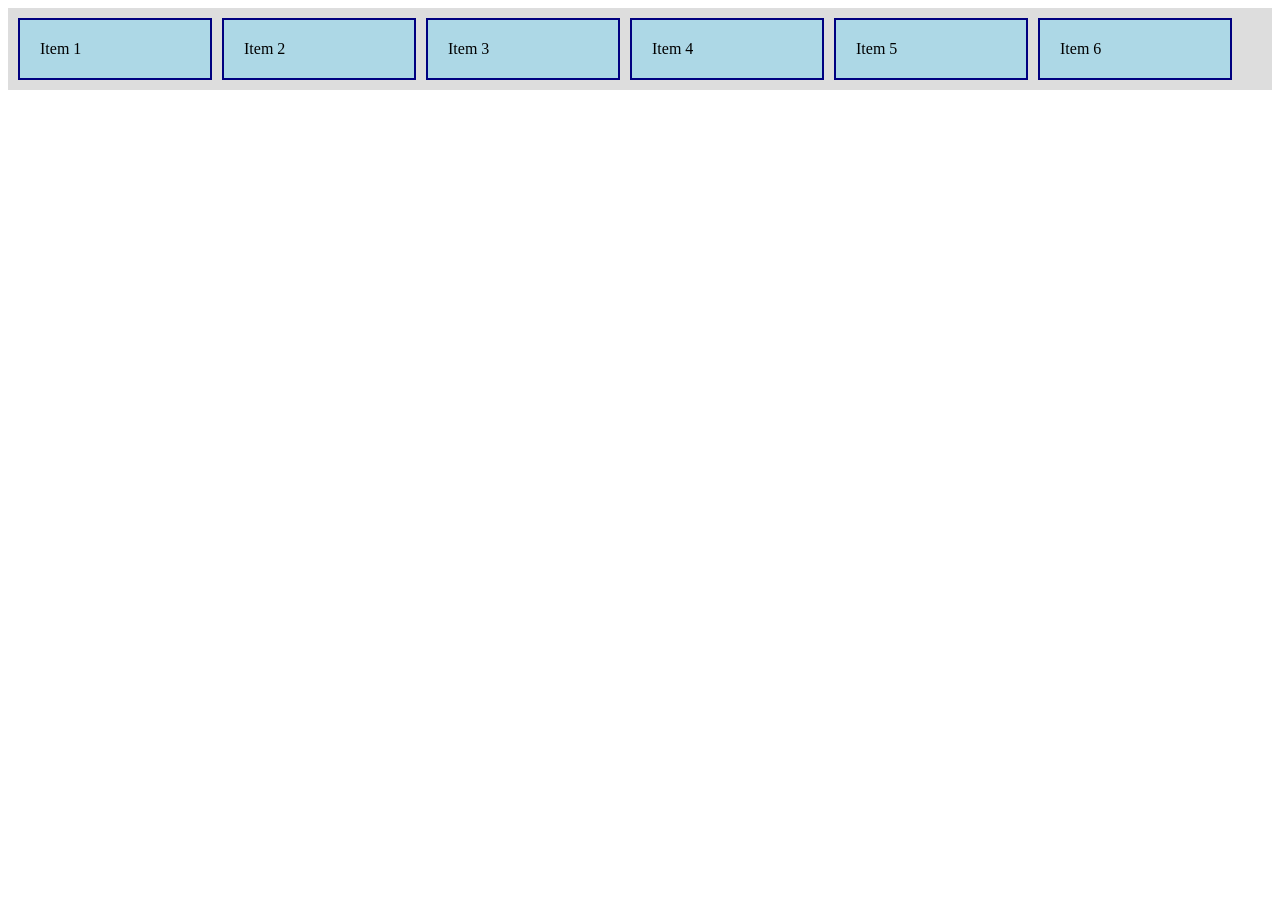
<file: index.html>
<!DOCTYPE html>
<html lang="id">
<head>
    <meta charset="UTF-8">
    <meta name="viewport" content="width=device-width, initial-scale=1.0">
    <title>Latihan Flexbox</title>
    <link rel="stylesheet" href="style.css">
</head>
<body>
    <div class="container">
        <div class="item">Item 1</div>
        <div class="item">Item 2</div>
        <div class="item">Item 3</div>
        <div class="item">Item 4</div>
        <div class="item">Item 5</div>
        <div class="item">Item 6</div>
    </div>
</body>
</html>
</file>
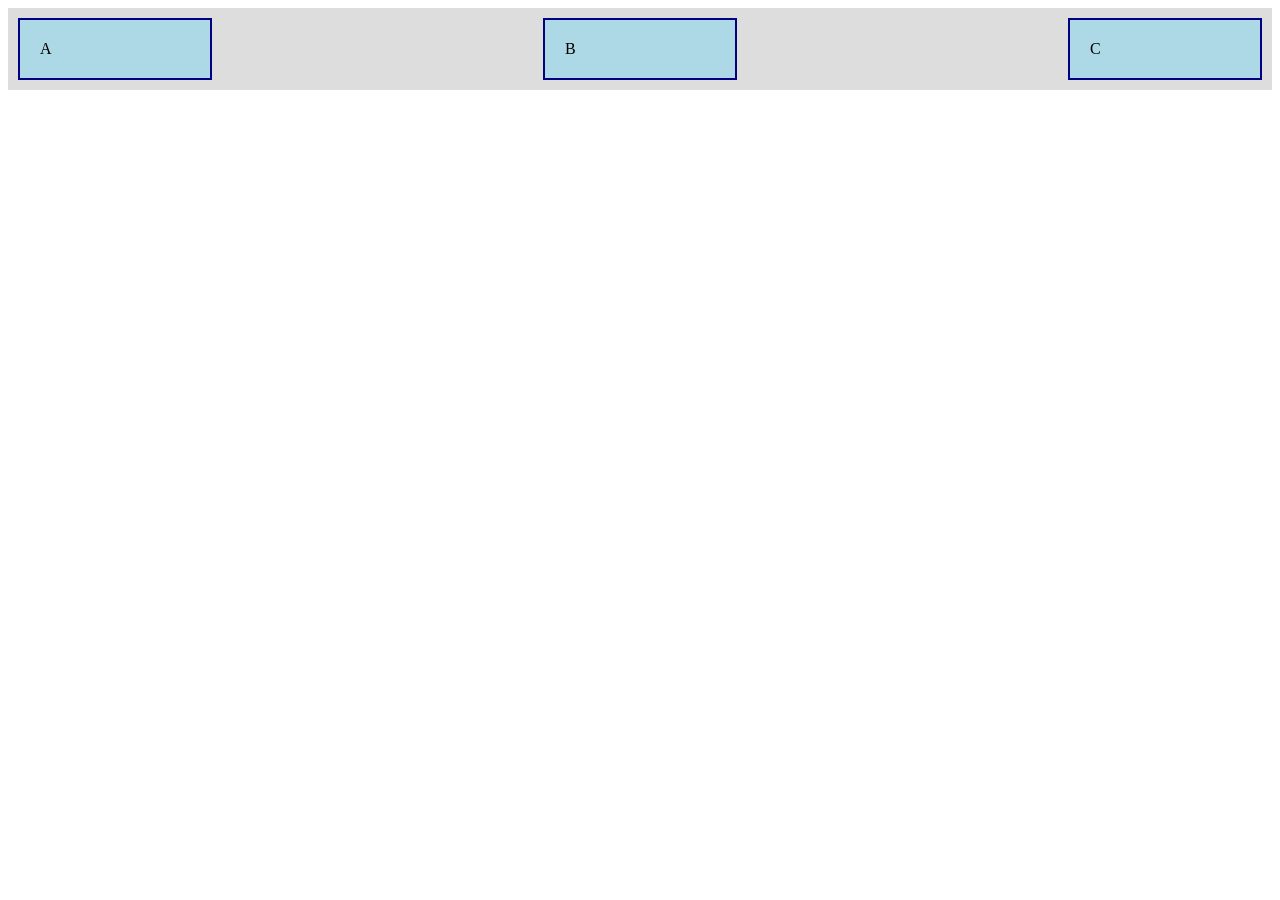
<file: flex-item.html>
<!DOCTYPE html>
<html lang="id">
<head>
    <meta charset="UTF-8">
    <title>Flex Item</title>
    <link rel="stylesheet" href="flex-item.css">
</head>
<body>
    <div class="container">
        <div class="item a">A</div>
        <div class="item b">B</div>
        <div class="item c">C</div>
    </div>
</body>
</html>
</file>
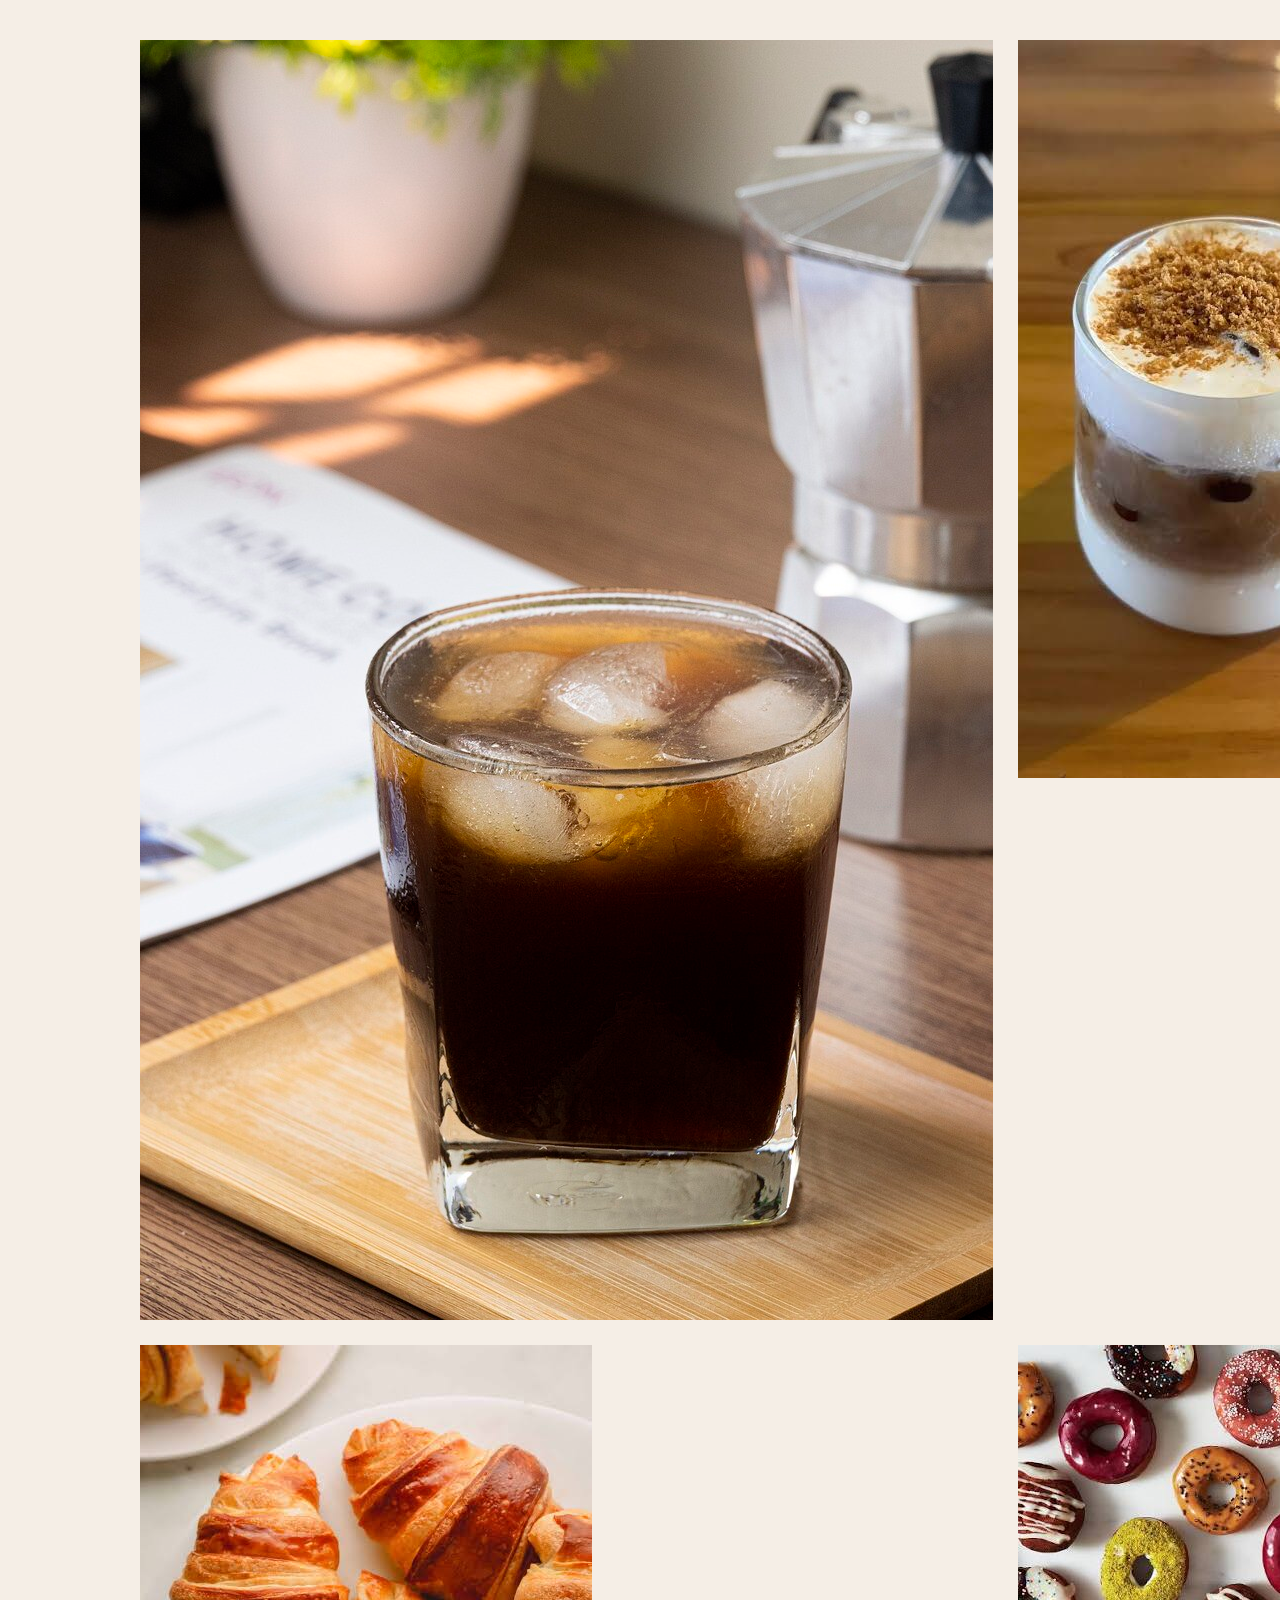
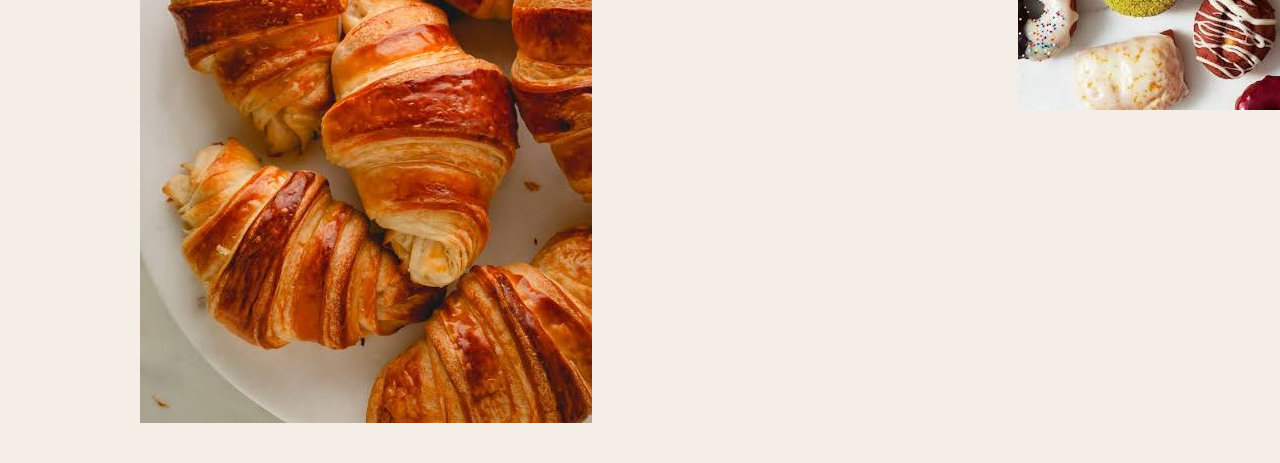
<file: galeri.html>
<!DOCTYPE html>
<html lang="id">
<head>
    <meta charset="UTF-8">
    <meta name="viewport" content="width=device-width, initial-scale=1.0">
    <title>Galeri</title>
    <link rel="stylesheet" href="galeri.css">
</head>
<body>

    <div class="galeri">
        <img src="amric.jpg" alt="Foto 1">
        <img src="butterscocth.jpg" alt="Foto 2">
        <img src="es-kopi-susu-gula-aren-2_169.jpeg" alt="Foto 3">
        <img src="foto1.jpg" alt="Foto 4">
        <img src="foto2.jpg" alt="Foto 5">
        <img src="foto3.jpg" alt="Foto 6">
    </div>

</body>
</html>
</file>
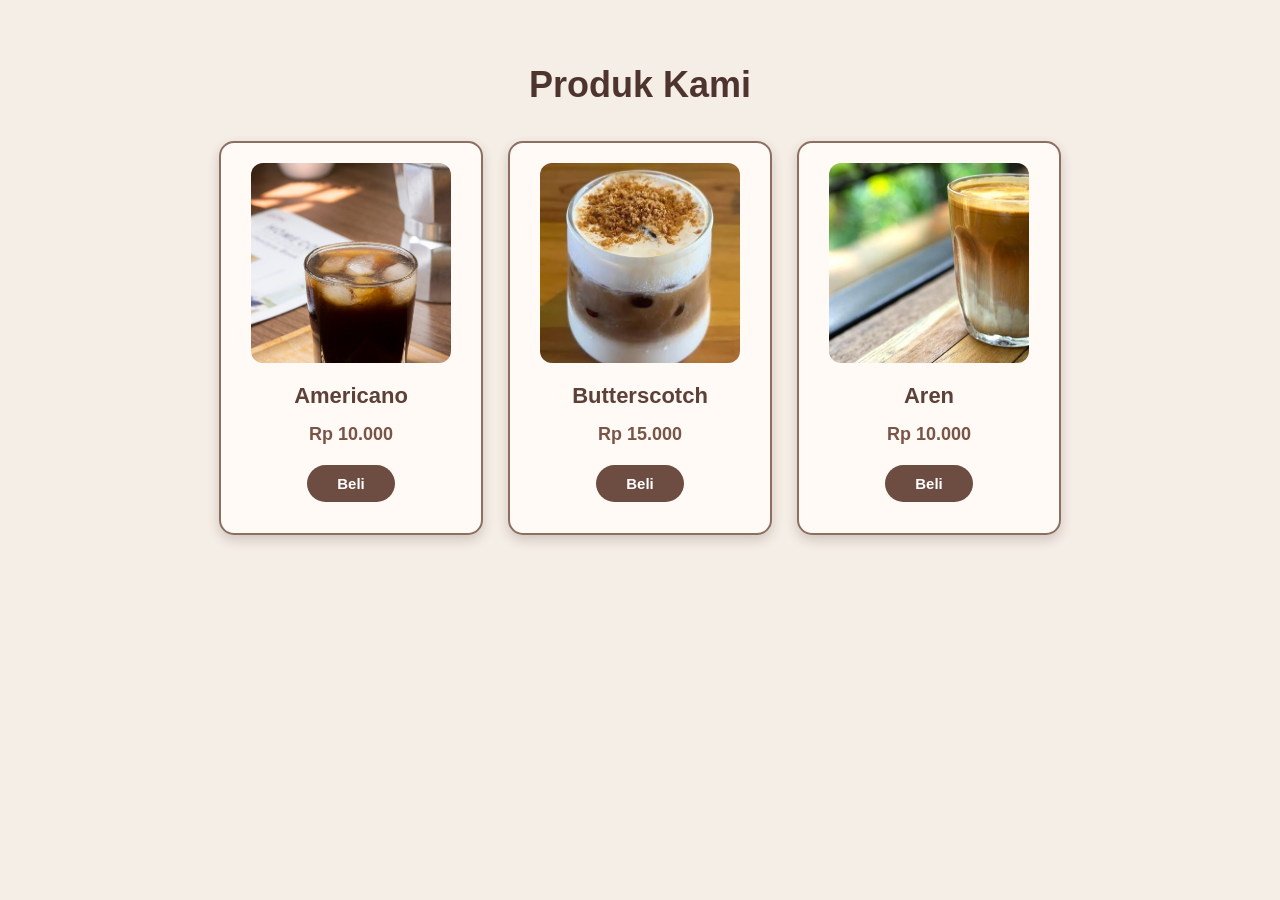
<file: produk.html>
<!DOCTYPE html>
<html lang="id">
<head>
    <meta charset="UTF-8">
    <meta name="viewport" content="width=device-width, initial-scale=1.0">
    <title>Produk Kami</title>
    <link rel="stylesheet" href="produk.css">
</head>
<body>

    <h1>Produk Kami</h1>

    <div class="produk-list">

        <div class="kartu">
            <img src="amric.jpg" alt="Americano">
            <h3>Americano</h3>
            <p class="harga">Rp 10.000</p>
            <button>Beli</button>
        </div>

        <div class="kartu">
            <img src="butterscocth.jpg" alt="Butterscotch">
            <h3>Butterscotch</h3>
            <p class="harga">Rp 15.000</p>
            <button>Beli</button>
        </div>

        <div class="kartu">
            <img src="es-kopi-susu-gula-aren-2_169.jpeg" alt="Aren">
            <h3>Aren</h3>
            <p class="harga">Rp 10.000</p>
            <button>Beli</button>
        </div>

    </div>

</body>
</html>
</file>
<file: style.css>
.container {
    display: flex;
    flex-wrap: wrap;   /* item pindah ke baris baru jika tidak muat */
    gap: 10px;         /* jarak antar item, menggantikan margin */
    background-color: #ddd;
    padding: 10px;
}
.item {
    width: 150px;
    background-color: lightblue;
    border: 2px solid navy;
    padding: 20px;
}
</file>
<file: flex-item.css>
.item {
    width: 150px;
    background-color: lightblue;
    border: 2px solid navy;
    padding: 20px;
}

.container {
    display: flex;
    justify-content: space-between;   /* coba: flex-start, flex-end, space-between, space-around, space-evenly */
    background-color: #ddd;
    padding: 10px;
}
</file>
<file: galeri.css>
body {
    font-family: Arial, sans-serif;
    margin: 0;
    padding: 40px;
    background-color: #f5eee6;
    color: #3e2723;
}

h1 {
    text-align: center;
    margin-bottom: 35px;
    color: #4e342e;
    font-size: 36px;
}

/* Galeri 6 foto */
.galeri {
    max-width: 1000px;
    margin: 0 auto;

    display: grid;
    grid-template-columns: repeat(3, 1fr);
    gap: 25px;
}

/* Kotak setiap foto */
.foto {
    background-color: #fffaf5;
    padding: 15px;
    border-radius: 15px;
    box-shadow: 0 5px 12px rgba(62, 39, 35, 0.2);

    text-align: center;

    transition: 0.3s;
}

/* Efek saat mouse diarahkan */
.foto:hover {
    transform: translateY(-8px);
    box-shadow: 0 10px 20px rgba(62, 39, 35, 0.3);
}

/* Foto */
.foto img {
    width: 100%;
    height: 220px;

    object-fit: cover;
    border-radius: 10px;

    display: block;
}

/* Nama/deskripsi foto */
.foto p {
    font-size: 17px;
    font-weight: bold;
    color: #5d4037;

    margin: 15px 0 5px;
}

/* Tablet */
@media (max-width: 800px) {
    .galeri {
        grid-template-columns: repeat(2, 1fr);
    }
}

/* HP */
@media (max-width: 550px) {
    body {
        padding: 20px;
    }

    h1 {
        font-size: 28px;
    }

    .galeri {
        grid-template-columns: 1fr;
    }
}
</file>
<file: produk.css>
body {
    font-family: Arial, sans-serif;
    margin: 0;
    padding: 40px;
    background-color: #f5eee6;
    color: #3e2723;
}

/* Judul */
h1 {
    text-align: center;
    font-size: 36px;
    margin-bottom: 35px;
    color: #4e342e;
}

/* Menyusun kartu secara sejajar */
.produk-list {
    display: flex;
    justify-content: center;
    gap: 25px;
}

/* Kartu produk */
.kartu {
    width: 220px;
    min-height: 350px;
    padding: 20px;
    background-color: #fffaf5;
    border: 2px solid #8d6e63;
    border-radius: 15px;
    box-shadow: 0 5px 12px rgba(62, 39, 35, 0.2);

    /* Flexbox sesuai tugas */
    display: flex;
    flex-direction: column;
    align-items: center;

    transition: 0.3s;
}

/* Foto produk */
.kartu img {
    width: 200px;
    height: 200px;
    object-fit: cover;
    border-radius: 12px;
    margin-bottom: 15px;
}

/* Efek kartu */
.kartu:hover {
    transform: translateY(-8px);
    box-shadow: 0 10px 20px rgba(62, 39, 35, 0.3);
}

/* Nama produk */
.kartu h3 {
    font-size: 22px;
    margin: 5px 0 10px;
    color: #5d4037;
}

/* Harga */
.harga {
    font-size: 18px;
    font-weight: bold;
    color: #795548;
    margin: 5px 0 20px;
}

/* Tombol */
button {
    padding: 10px 30px;
    border: none;
    border-radius: 25px;
    background-color: #6d4c41;
    color: white;
    font-size: 15px;
    font-weight: bold;
    cursor: pointer;
    transition: 0.3s;
}

/* Efek tombol */
button:hover {
    background-color: #4e342e;
    transform: scale(1.05);
}
</file>
